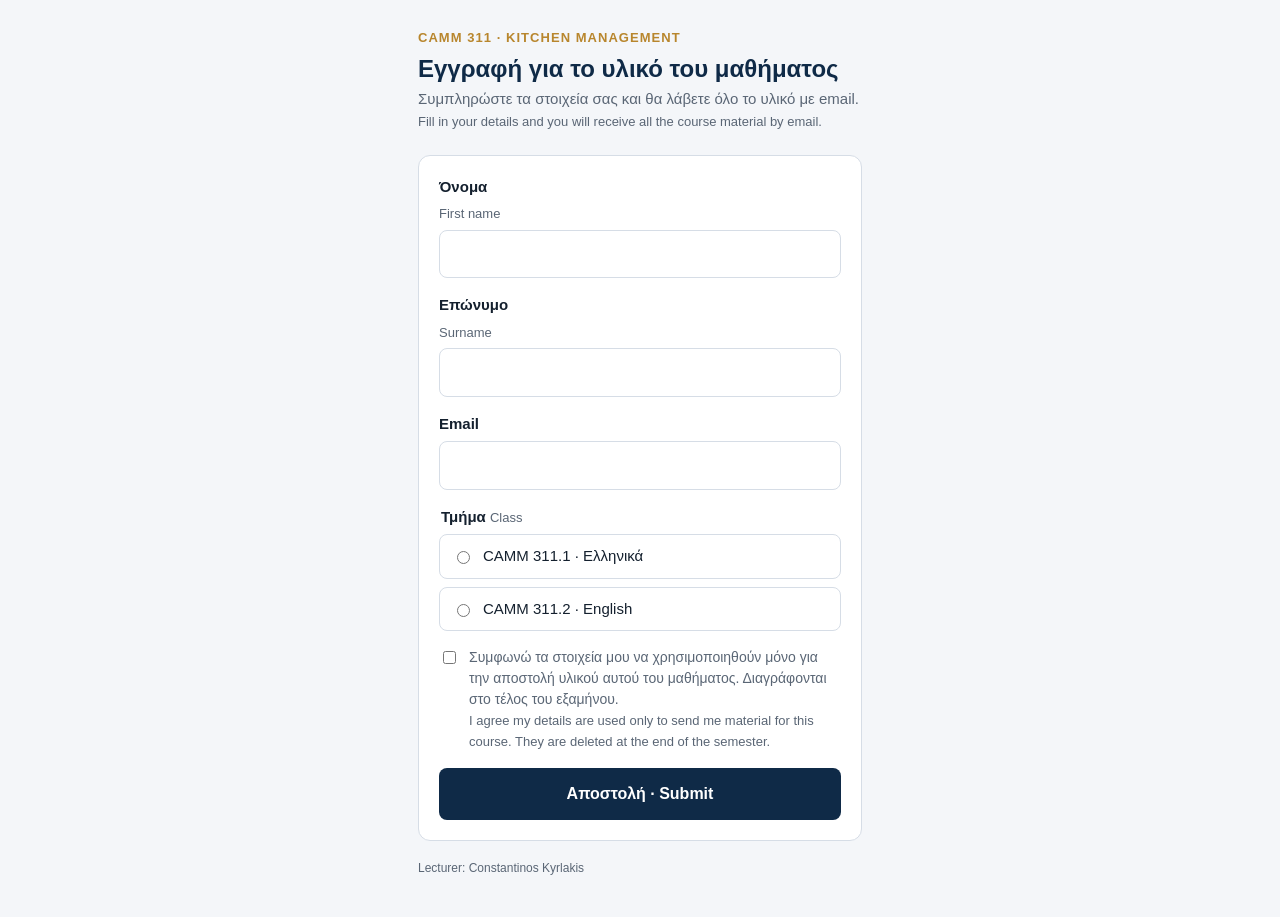
<file: index.html>
<!doctype html>
<html lang="el">
<head>
<meta charset="utf-8">
<meta name="viewport" content="width=device-width, initial-scale=1">
<meta name="robots" content="noindex, nofollow">
<title>CAMM 311 Course Material</title>
<style>
  :root { --bg:#f4f6f9; --card:#ffffff; --ink:#14202e; --muted:#5a6675; --line:#d6dde6; --navy:#0f2a47; --accent:#b8862d; --ok:#1d7a46; --err:#b42318; }
  @media (prefers-color-scheme: dark) { :root { --bg:#0d151f; --card:#152230; --ink:#e8eef5; --muted:#9fb0c2; --line:#2b3c50; --navy:#cfe0f2; --accent:#d9a648; --ok:#4cc38a; --err:#ff8a7a; color-scheme: dark; } }
  * { box-sizing: border-box; }
  body { margin:0; background:var(--bg); color:var(--ink); font: 16px/1.5 "Segoe UI", Roboto, Arial, sans-serif; }
  main { max-width: 480px; margin: 0 auto; padding: 28px 18px 40px; }
  .course { font-size: 13px; letter-spacing: .08em; text-transform: uppercase; color: var(--accent); font-weight: 600; }
  h1 { font-size: 24px; line-height: 1.25; margin: 6px 0 4px; color: var(--navy); }
  .sub { color: var(--muted); margin: 0 0 22px; font-size: 15px; }
  form { background: var(--card); border: 1px solid var(--line); border-radius: 12px; padding: 20px; display: grid; gap: 16px; }
  label { display: grid; gap: 6px; font-weight: 600; font-size: 15px; }
  .en { font-weight: 400; color: var(--muted); font-size: 13px; }
  input[type=text], input[type=email] { font: inherit; padding: 12px; border: 1px solid var(--line); border-radius: 8px; background: transparent; color: var(--ink); width: 100%; }
  input:focus-visible, button:focus-visible { outline: 3px solid var(--accent); outline-offset: 2px; }
  fieldset { border: 0; padding: 0; margin: 0; display: grid; gap: 8px; }
  legend { font-weight: 600; font-size: 15px; margin-bottom: 6px; }
  .opt { display: flex; gap: 10px; align-items: center; font-weight: 400; border: 1px solid var(--line); border-radius: 8px; padding: 10px 12px; }
  .consent { display: flex; gap: 10px; align-items: flex-start; font-weight: 400; font-size: 14px; color: var(--muted); }
  .consent input { margin-top: 4px; }
  button { font: inherit; font-weight: 600; padding: 14px; border: 0; border-radius: 8px; background: var(--navy); color: var(--card); cursor: pointer; }
  button[disabled] { opacity: .6; cursor: wait; }
  .msg { padding: 14px; border-radius: 8px; font-size: 15px; }
  .msg.ok { border: 1px solid var(--ok); color: var(--ok); }
  .msg.err { border: 1px solid var(--err); color: var(--err); }
  footer { color: var(--muted); font-size: 12px; margin-top: 18px; }
</style>
</head>
<body>
<main>
  <div class="course">CAMM 311 · Kitchen Management</div>
  <h1>Εγγραφή για το υλικό του μαθήματος</h1>
  <p class="sub">Συμπληρώστε τα στοιχεία σας και θα λάβετε όλο το υλικό με email.<br><span class="en">Fill in your details and you will receive all the course material by email.</span></p>

  <form id="f" novalidate>
    <label for="first_name">Όνομα <span class="en">First name</span>
      <input id="first_name" name="first_name" type="text" autocomplete="given-name" maxlength="80" required>
    </label>
    <label for="surname">Επώνυμο <span class="en">Surname</span>
      <input id="surname" name="surname" type="text" autocomplete="family-name" maxlength="80" required>
    </label>
    <label for="email">Email
      <input id="email" name="email" type="email" autocomplete="email" maxlength="200" inputmode="email" required>
    </label>
    <fieldset>
      <legend>Τμήμα <span class="en">Class</span></legend>
      <label class="opt" for="s1"><input id="s1" type="radio" name="section" value="CAMM 311.1 (GR)" required> CAMM 311.1 · Ελληνικά</label>
      <label class="opt" for="s2"><input id="s2" type="radio" name="section" value="CAMM 311.2 (EN)"> CAMM 311.2 · English</label>
    </fieldset>
    <label class="consent" for="consent"><input id="consent" type="checkbox" required>
      <span>Συμφωνώ τα στοιχεία μου να χρησιμοποιηθούν μόνο για την αποστολή υλικού αυτού του μαθήματος. Διαγράφονται στο τέλος του εξαμήνου.<br><span class="en">I agree my details are used only to send me material for this course. They are deleted at the end of the semester.</span></span>
    </label>
    <button id="go" type="submit">Αποστολή · Submit</button>
    <div id="out" class="msg" hidden></div>
  </form>
  <footer>Lecturer: Constantinos Kyrlakis</footer>
</main>
<script>
(function () {
  var URL_ = 'https://cgiibcoeezlmehzowidg.supabase.co/rest/v1/cut_camm311_signups';
  var KEY = 'sb_publishable_kpJdz2KQoJU0t8vAYCE_4w_qr4HB0R1';
  var f = document.getElementById('f'), out = document.getElementById('out'), go = document.getElementById('go');
  function show(ok, text) { out.hidden = false; out.className = 'msg ' + (ok ? 'ok' : 'err'); out.textContent = text; }
  f.addEventListener('submit', function (e) {
    e.preventDefault();
    var fn = f.first_name.value.trim(), sn = f.surname.value.trim(), em = f.email.value.trim();
    var sec = (f.querySelector('input[name=section]:checked') || {}).value;
    if (!fn || !sn) return show(false, 'Συμπληρώστε όνομα και επώνυμο. / Please fill in your first name and surname.');
    if (!/^[^@\s]+@[^@\s]+\.[^@\s]+$/.test(em)) return show(false, 'Ελέγξτε το email σας. / Please check your email address.');
    if (!sec) return show(false, 'Επιλέξτε τμήμα. / Please choose your class.');
    if (!document.getElementById('consent').checked) return show(false, 'Χρειάζεται η συγκατάθεσή σας. / Please tick the consent box.');
    go.disabled = true;
    fetch(URL_, { method: 'POST', headers: { 'apikey': KEY, 'Content-Type': 'application/json', 'Prefer': 'return=minimal' },
      body: JSON.stringify({ first_name: fn, surname: sn, email: em, section: sec, consent: true }) })
      .then(function (r) {
        if (!r.ok) throw new Error(r.status);
        f.querySelectorAll('input, button').forEach(function (el) { el.disabled = true; });
        show(true, 'Ευχαριστούμε! Θα λάβετε το υλικό απόψε στο ' + em + '. / Thank you! You will receive the material tonight at ' + em + '.');
      })
      .catch(function () { go.disabled = false; show(false, 'Δεν στάλθηκε. Δοκιμάστε ξανά. / Not sent. Please try again.'); });
  });
})();
</script>
</body>
</html>
</file>
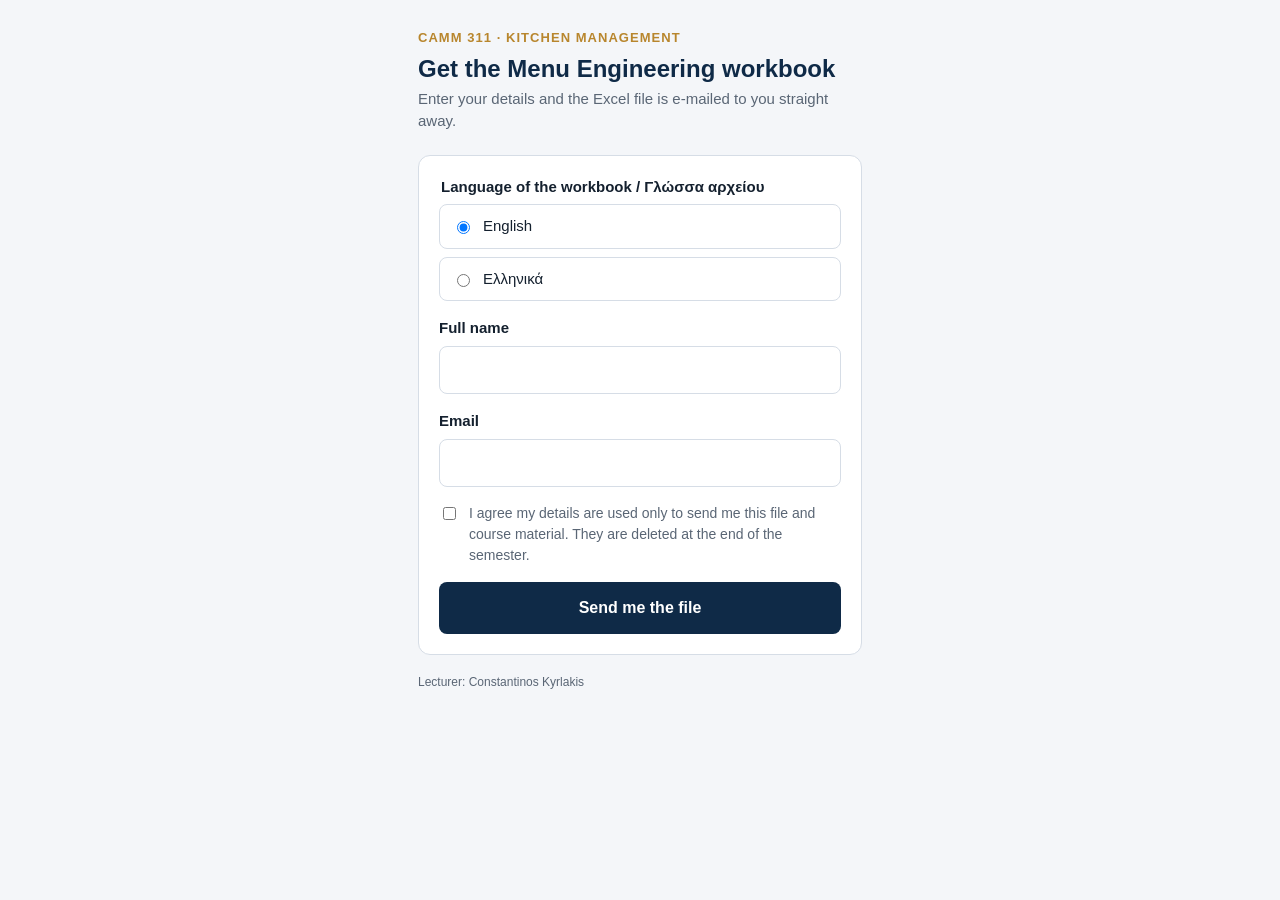
<file: menu/index.html>
<!doctype html>
<html lang="en">
<head>
<meta charset="utf-8">
<meta name="viewport" content="width=device-width, initial-scale=1">
<meta name="robots" content="noindex, nofollow">
<title>Menu Engineering workbook</title>
<style>
  :root { --bg:#f4f6f9; --card:#ffffff; --ink:#14202e; --muted:#5a6675; --line:#d6dde6; --navy:#0f2a47; --accent:#b8862d; --ok:#1d7a46; --err:#b42318; }
  @media (prefers-color-scheme: dark) { :root { --bg:#0d151f; --card:#152230; --ink:#e8eef5; --muted:#9fb0c2; --line:#2b3c50; --navy:#cfe0f2; --accent:#d9a648; --ok:#4cc38a; --err:#ff8a7a; color-scheme: dark; } }
  * { box-sizing: border-box; }
  body { margin:0; background:var(--bg); color:var(--ink); font: 16px/1.5 "Segoe UI", Roboto, Arial, sans-serif; }
  main { max-width: 480px; margin: 0 auto; padding: 28px 18px 40px; }
  .course { font-size: 13px; letter-spacing: .08em; text-transform: uppercase; color: var(--accent); font-weight: 600; }
  h1 { font-size: 24px; line-height: 1.25; margin: 6px 0 4px; color: var(--navy); }
  .sub { color: var(--muted); margin: 0 0 22px; font-size: 15px; }
  form { background: var(--card); border: 1px solid var(--line); border-radius: 12px; padding: 20px; display: grid; gap: 16px; }
  label { display: grid; gap: 6px; font-weight: 600; font-size: 15px; }
  input[type=text], input[type=email] { font: inherit; padding: 12px; border: 1px solid var(--line); border-radius: 8px; background: transparent; color: var(--ink); width: 100%; }
  input:focus-visible, button:focus-visible { outline: 3px solid var(--accent); outline-offset: 2px; }
  fieldset { border: 0; padding: 0; margin: 0; display: grid; gap: 8px; }
  legend { font-weight: 600; font-size: 15px; margin-bottom: 6px; }
  .opt { display: flex; gap: 10px; align-items: center; font-weight: 400; border: 1px solid var(--line); border-radius: 8px; padding: 10px 12px; }
  .consent { display: flex; gap: 10px; align-items: flex-start; font-weight: 400; font-size: 14px; color: var(--muted); }
  .consent input { margin-top: 4px; }
  button { font: inherit; font-weight: 600; padding: 14px; border: 0; border-radius: 8px; background: var(--navy); color: var(--card); cursor: pointer; }
  button[disabled] { opacity: .6; cursor: wait; }
  .msg { padding: 14px; border-radius: 8px; font-size: 15px; }
  .msg.ok { border: 1px solid var(--ok); color: var(--ok); }
  .msg.err { border: 1px solid var(--err); color: var(--err); }
  .hp { position: absolute; left: -9999px; }
  footer { color: var(--muted); font-size: 12px; margin-top: 18px; }
</style>
</head>
<body>
<main>
  <div class="course">CAMM 311 · Kitchen Management</div>
  <h1 id="t">Get the Menu Engineering workbook</h1>
  <p class="sub" id="s">Enter your details and the Excel file is e-mailed to you straight away.</p>
  <form id="f" novalidate>
    <fieldset>
      <legend id="lg">Language of the workbook / Γλώσσα αρχείου</legend>
      <label class="opt" for="l1"><input id="l1" type="radio" name="lang" value="en" checked> English</label>
      <label class="opt" for="l2"><input id="l2" type="radio" name="lang" value="gr"> Ελληνικά</label>
    </fieldset>
    <label for="name"><span id="ln">Full name</span>
      <input id="name" type="text" autocomplete="name" maxlength="120" required>
    </label>
    <label for="email">Email
      <input id="email" type="email" autocomplete="email" maxlength="200" inputmode="email" required>
    </label>
    <input class="hp" type="text" id="website" tabindex="-1" autocomplete="off" aria-hidden="true">
    <label class="consent" for="consent"><input id="consent" type="checkbox" required>
      <span id="lc">I agree my details are used only to send me this file and course material. They are deleted at the end of the semester.</span>
    </label>
    <button id="go" type="submit">Send me the file</button>
    <div id="out" class="msg" hidden></div>
  </form>
  <footer>Lecturer: Constantinos Kyrlakis</footer>
</main>
<script>
(function () {
  var URL_ = 'https://cgiibcoeezlmehzowidg.supabase.co/functions/v1/menu-send';
  var KEY = 'sb_publishable_kpJdz2KQoJU0t8vAYCE_4w_qr4HB0R1';
  var TXT = {
    en: { t: 'Get the Menu Engineering workbook', s: 'Enter your details and the Excel file is e-mailed to you straight away.', ln: 'Full name', lc: 'I agree my details are used only to send me this file and course material. They are deleted at the end of the semester.', go: 'Send me the file',
      eName: 'Please enter your name.', eMail: 'Please check your email address.', eCons: 'Please tick the consent box.', ok: 'Done! The file is on its way to ', eLim: 'This address has already received the file 3 times.', eFail: 'Not sent. Please try again.' },
    gr: { t: 'Λάβε το αρχείο Menu Engineering', s: 'Συμπλήρωσε τα στοιχεία σου και το αρχείο Excel στέλνεται αμέσως στο email σου.', ln: 'Ονοματεπώνυμο', lc: 'Συμφωνώ τα στοιχεία μου να χρησιμοποιηθούν μόνο για την αποστολή αυτού του αρχείου και υλικού του μαθήματος. Διαγράφονται στο τέλος του εξαμήνου.', go: 'Στείλε μου το αρχείο',
      eName: 'Συμπλήρωσε το όνομά σου.', eMail: 'Έλεγξε το email σου.', eCons: 'Χρειάζεται η συγκατάθεσή σου.', ok: 'Έτοιμο! Το αρχείο στάλθηκε στο ', eLim: 'Αυτή η διεύθυνση έχει ήδη λάβει το αρχείο 3 φορές.', eFail: 'Δεν στάλθηκε. Δοκίμασε ξανά.' }
  };
  var f = document.getElementById('f'), out = document.getElementById('out'), go = document.getElementById('go');
  function lang() { return f.querySelector('input[name=lang]:checked').value; }
  function apply() {
    var x = TXT[lang()];
    document.documentElement.lang = lang() === 'gr' ? 'el' : 'en';
    ['t', 's', 'ln', 'lc'].forEach(function (k) { document.getElementById(k).textContent = x[k]; });
    go.textContent = x.go;
  }
  f.querySelectorAll('input[name=lang]').forEach(function (r) { r.addEventListener('change', apply); });
  function show(ok, text) { out.hidden = false; out.className = 'msg ' + (ok ? 'ok' : 'err'); out.textContent = text; }
  f.addEventListener('submit', function (e) {
    e.preventDefault();
    var x = TXT[lang()], nm = f.querySelector('#name').value.trim(), em = f.querySelector('#email').value.trim();
    if (!nm) return show(false, x.eName);
    if (!/^[^@\s]+@[^@\s]+\.[^@\s]+$/.test(em)) return show(false, x.eMail);
    if (!document.getElementById('consent').checked) return show(false, x.eCons);
    go.disabled = true;
    fetch(URL_, { method: 'POST', headers: { 'apikey': KEY, 'Content-Type': 'application/json' },
      body: JSON.stringify({ name: nm, email: em, lang: lang(), consent: true, website: document.getElementById('website').value }) })
      .then(function (r) { return r.json().catch(function () { return {}; }).then(function (j) { return { r: r, j: j }; }); })
      .then(function (o) {
        if (o.r.status === 429 && o.j.error === 'limit') { go.disabled = false; return show(false, x.eLim); }
        if (!o.r.ok) throw new Error(o.r.status);
        f.querySelectorAll('input, button').forEach(function (el) { el.disabled = true; });
        show(true, x.ok + em);
      })
      .catch(function () { go.disabled = false; show(false, x.eFail); });
  });
})();
</script>
</body>
</html>
</file>
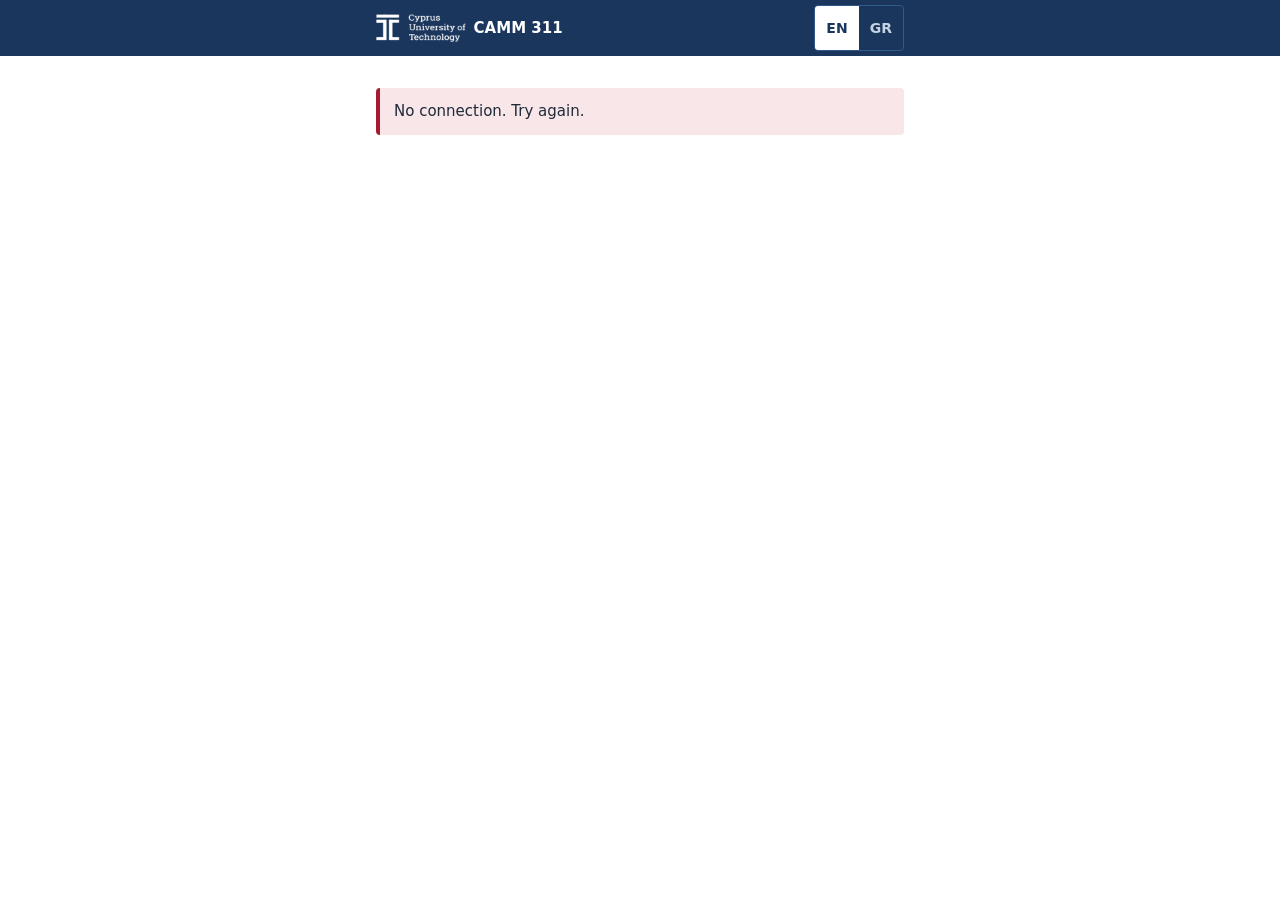
<file: quiz/index.html>
<!doctype html>
<html lang="en">
<head>
<meta charset="utf-8">
<meta name="viewport" content="width=device-width, initial-scale=1, viewport-fit=cover">
<meta name="robots" content="noindex, nofollow">
<meta name="theme-color" content="#1b365d">
<title>CAMM 311 Quiz</title>
<link rel="stylesheet" href="quiz.css">
</head>
<body>
<header class="top"><div class="wrap bar">
  <img src="img/cut_logo_white.png" alt="Cyprus University of Technology" width="90" height="28">
  <span class="grow">CAMM 311</span>
  <div class="lang" role="group" aria-label="Language"><button type="button" data-l="en">EN</button><button type="button" data-l="gr">GR</button></div>
</div></header>
<main id="main" class="wrap" tabindex="-1"></main>
<div id="wm" class="wm" hidden></div>
<noscript>This quiz needs JavaScript. / Το κουίζ χρειάζεται JavaScript.</noscript>
<script src="config.js"></script>
<script src="quiz.js"></script>
</body>
</html>
</file>
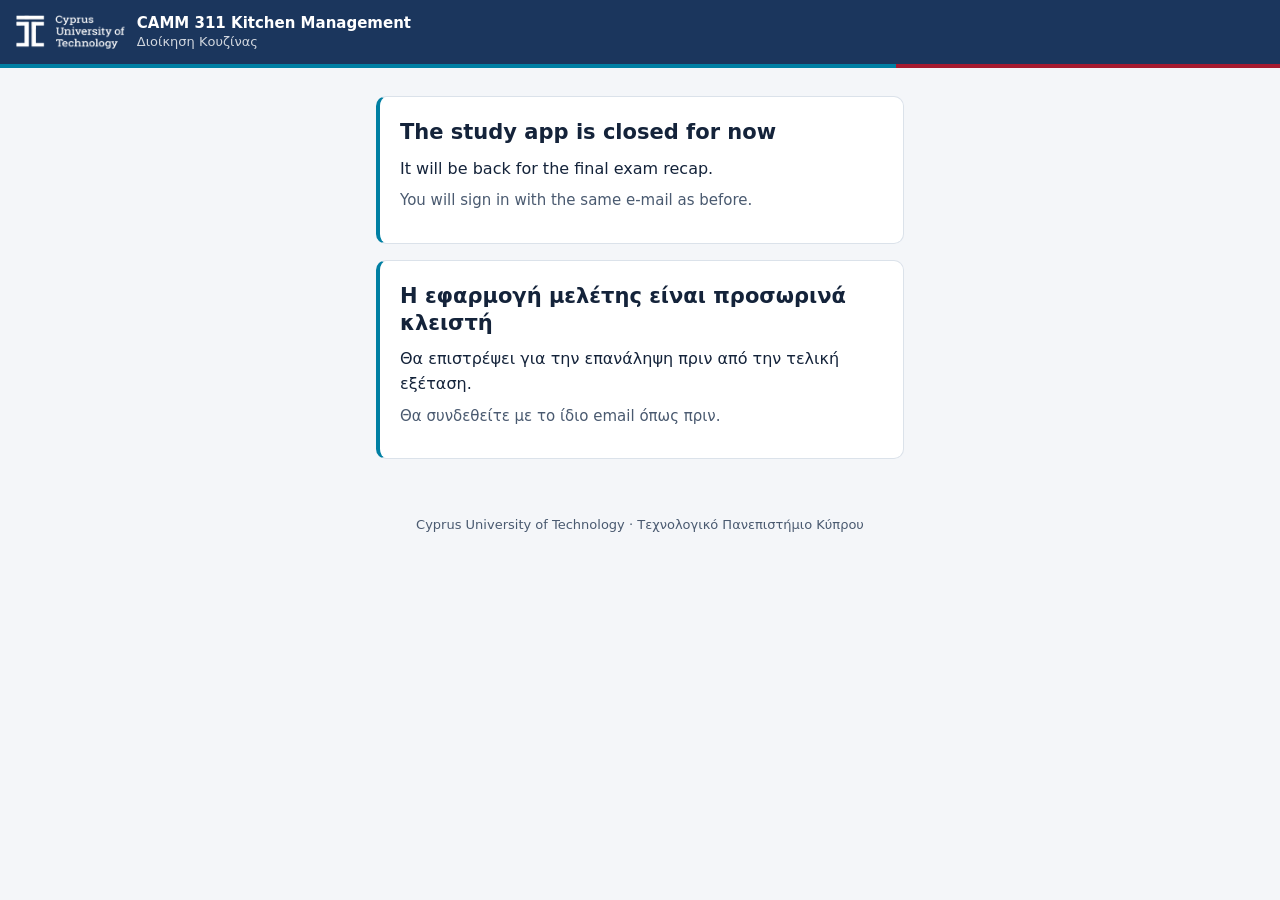
<file: study/index.html>
<!doctype html>
<html lang="en">
<head>
<meta charset="utf-8">
<meta name="viewport" content="width=device-width, initial-scale=1, viewport-fit=cover">
<meta name="robots" content="noindex, nofollow">
<meta name="color-scheme" content="light dark">
<meta name="theme-color" content="#1b365d" media="(prefers-color-scheme: light)">
<meta name="theme-color" content="#091829" media="(prefers-color-scheme: dark)">
<meta name="mobile-web-app-capable" content="yes">
<meta name="apple-mobile-web-app-capable" content="yes">
<meta name="apple-mobile-web-app-title" content="CAMM 311">
<meta name="apple-mobile-web-app-status-bar-style" content="black-translucent">
<title>CAMM 311 Study</title>
<link rel="manifest" href="manifest.webmanifest">
<link rel="icon" type="image/png" href="icons/icon-192.png">
<link rel="apple-touch-icon" href="icons/apple-touch-icon.png">
<style>
  :root {
    --navy: #1b365d; --blue: #007fa3; --red: #a61a2f;
    --bg: #f4f6f9; --card: #ffffff; --text: #14233a; --muted: #4a5a70; --line: #dbe2ea;
  }
  @media (prefers-color-scheme: dark) {
    :root { --bg: #091829; --card: #10233b; --text: #e8eef5; --muted: #a9b8c9; --line: #22395a; }
  }
  * { box-sizing: border-box; }
  html, body { margin: 0; }
  body {
    min-height: 100vh; background: var(--bg); color: var(--text);
    font-family: "Segoe UI", system-ui, -apple-system, Roboto, Arial, sans-serif;
    line-height: 1.55; -webkit-text-size-adjust: 100%;
  }
  .top {
    background: var(--navy); color: #fff;
    padding: calc(14px + env(safe-area-inset-top)) 16px 14px;
    display: flex; align-items: center; gap: 12px;
  }
  .top img { height: 34px; width: auto; display: block; }
  .top .name { font-weight: 600; font-size: 15px; line-height: 1.3; }
  .top .name span { display: block; font-weight: 400; opacity: .8; font-size: 13px; }
  .bar { height: 4px; background: linear-gradient(90deg, var(--blue) 0 70%, var(--red) 70% 100%); }
  main { max-width: 560px; margin: 0 auto; padding: 28px 16px 40px; }
  .card {
    background: var(--card); border: 1px solid var(--line); border-radius: 10px;
    padding: 22px 20px; margin-bottom: 16px;
    border-left: 4px solid var(--blue);
  }
  h1 { font-size: 21px; line-height: 1.3; margin: 0 0 10px; font-weight: 600; }
  p { margin: 0 0 8px; font-size: 16px; }
  .muted { color: var(--muted); font-size: 15px; }
  footer { max-width: 560px; margin: 0 auto; padding: 0 16px 32px; color: var(--muted); font-size: 13px; text-align: center; }
</style>
</head>
<body>
<header class="top">
  <img src="img/cut_logo_white.png" alt="Cyprus University of Technology">
  <div class="name">CAMM 311 Kitchen Management<span>Διοίκηση Κουζίνας</span></div>
</header>
<div class="bar"></div>

<main>
  <section class="card" lang="en">
    <h1>The study app is closed for now</h1>
    <p>It will be back for the final exam recap.</p>
    <p class="muted">You will sign in with the same e-mail as before.</p>
  </section>

  <section class="card" lang="el">
    <h1>Η εφαρμογή μελέτης είναι προσωρινά κλειστή</h1>
    <p>Θα επιστρέψει για την επανάληψη πριν από την τελική εξέταση.</p>
    <p class="muted">Θα συνδεθείτε με το ίδιο email όπως πριν.</p>
  </section>
</main>

<footer>Cyprus University of Technology &middot; Τεχνολογικό Πανεπιστήμιο Κύπρου</footer>

<script>
  if ('serviceWorker' in navigator) {
    window.addEventListener('load', function () {
      navigator.serviceWorker.register('sw.js', { scope: './' }).catch(function () {});
    });
  }
</script>
</body>
</html>
</file>
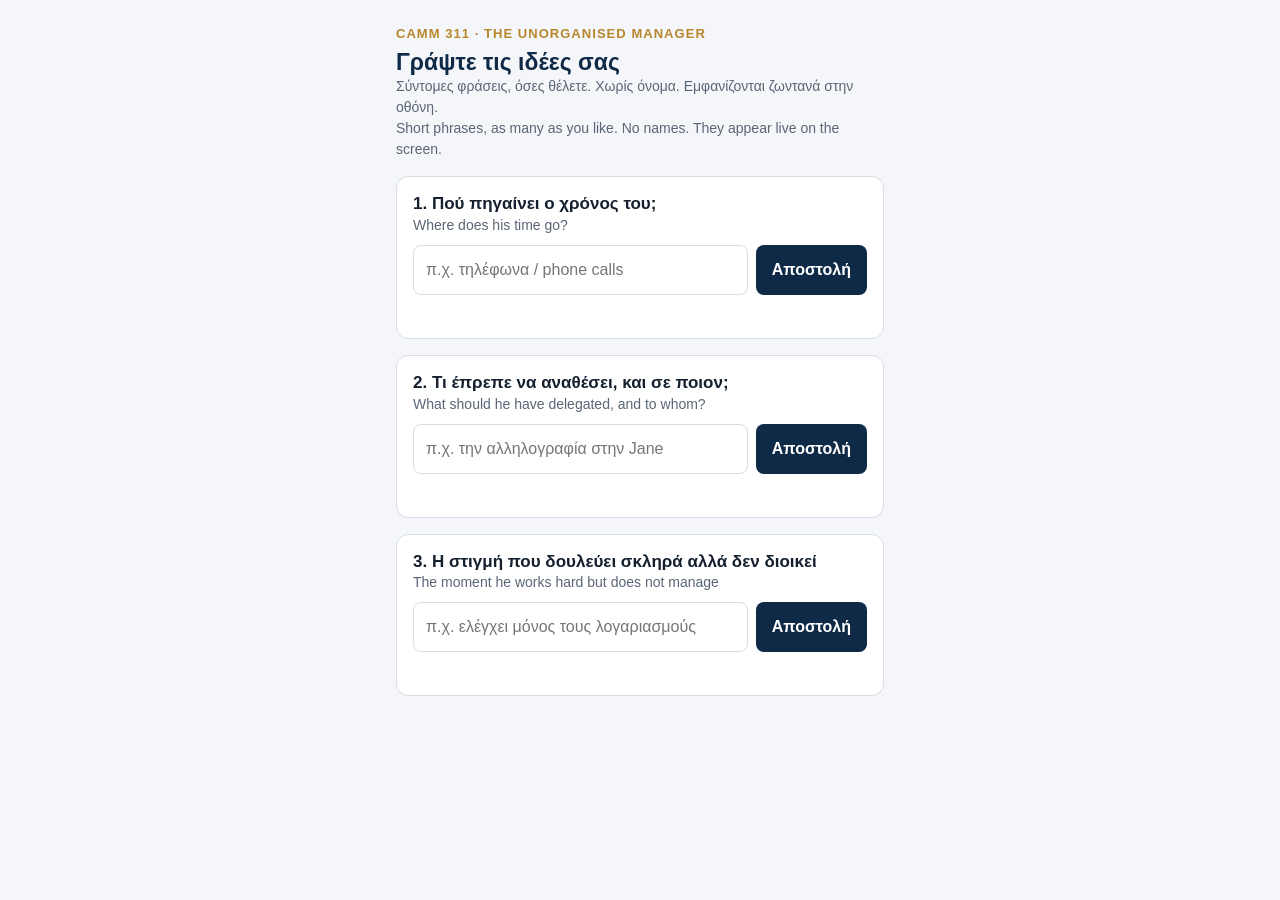
<file: answers.html>
<!doctype html>
<html lang="el">
<head>
<meta charset="utf-8">
<meta name="viewport" content="width=device-width, initial-scale=1">
<meta name="robots" content="noindex, nofollow">
<title>The Unorganised Manager</title>
<style>
  :root { --bg:#f4f6f9; --card:#ffffff; --ink:#14202e; --muted:#5a6675; --line:#d6dde6; --navy:#0f2a47; --accent:#b8862d; --ok:#1d7a46; --err:#b42318; }
  @media (prefers-color-scheme: dark) { :root { --bg:#0d151f; --card:#152230; --ink:#e8eef5; --muted:#9fb0c2; --line:#2b3c50; --navy:#cfe0f2; --accent:#d9a648; --ok:#4cc38a; --err:#ff8a7a; color-scheme: dark; } }
  * { box-sizing: border-box; }
  body { margin:0; background:var(--bg); color:var(--ink); font: 16px/1.5 "Segoe UI", Roboto, Arial, sans-serif; }
  main { max-width: 520px; margin: 0 auto; padding: 24px 16px 40px; display: grid; gap: 16px; }
  .course { font-size: 13px; letter-spacing: .08em; text-transform: uppercase; color: var(--accent); font-weight: 600; }
  h1 { font-size: 23px; line-height: 1.25; margin: 4px 0 0; color: var(--navy); }
  .sub { color: var(--muted); margin: 0; font-size: 14px; }
  .q { background: var(--card); border: 1px solid var(--line); border-radius: 12px; padding: 16px; display: grid; gap: 10px; }
  .q h2 { font-size: 17px; margin: 0; line-height: 1.35; }
  .en { display: block; font-weight: 400; color: var(--muted); font-size: 14px; }
  .row { display: flex; gap: 8px; }
  input { flex: 1; min-width: 0; font: inherit; padding: 12px; border: 1px solid var(--line); border-radius: 8px; background: transparent; color: var(--ink); }
  button { font: inherit; font-weight: 600; padding: 12px 16px; border: 0; border-radius: 8px; background: var(--navy); color: var(--card); cursor: pointer; }
  button[disabled] { opacity: .6; }
  input:focus-visible, button:focus-visible { outline: 3px solid var(--accent); outline-offset: 2px; }
  .note { font-size: 14px; min-height: 1.2em; margin: 0; }
  .note.ok { color: var(--ok); } .note.err { color: var(--err); }
</style>
</head>
<body>
<main>
  <div>
    <div class="course">CAMM 311 · The Unorganised Manager</div>
    <h1>Γράψτε τις ιδέες σας</h1>
    <p class="sub">Σύντομες φράσεις, όσες θέλετε. Χωρίς όνομα. Εμφανίζονται ζωντανά στην οθόνη.<span class="en">Short phrases, as many as you like. No names. They appear live on the screen.</span></p>
  </div>

  <section class="q" data-q="1">
    <h2>1. Πού πηγαίνει ο χρόνος του;<span class="en">Where does his time go?</span></h2>
    <div class="row"><input id="a1" maxlength="60" placeholder="π.χ. τηλέφωνα / phone calls" aria-label="Answer to question 1"><button type="button">Αποστολή</button></div>
    <p class="note" aria-live="polite"></p>
  </section>

  <section class="q" data-q="2">
    <h2>2. Τι έπρεπε να αναθέσει, και σε ποιον;<span class="en">What should he have delegated, and to whom?</span></h2>
    <div class="row"><input id="a2" maxlength="60" placeholder="π.χ. την αλληλογραφία στην Jane" aria-label="Answer to question 2"><button type="button">Αποστολή</button></div>
    <p class="note" aria-live="polite"></p>
  </section>

  <section class="q" data-q="3">
    <h2>3. Η στιγμή που δουλεύει σκληρά αλλά δεν διοικεί<span class="en">The moment he works hard but does not manage</span></h2>
    <div class="row"><input id="a3" maxlength="60" placeholder="π.χ. ελέγχει μόνος τους λογαριασμούς" aria-label="Answer to question 3"><button type="button">Αποστολή</button></div>
    <p class="note" aria-live="polite"></p>
  </section>
</main>
<script>
(function () {
  var URL_ = 'https://cgiibcoeezlmehzowidg.supabase.co/rest/v1/cut_camm311_answers';
  var KEY = 'sb_publishable_kpJdz2KQoJU0t8vAYCE_4w_qr4HB0R1';
  var SESSION = 'L06-2026-10-21';
  var last = 0;
  document.querySelectorAll('.q').forEach(function (sec) {
    var q = Number(sec.dataset.q), input = sec.querySelector('input'), btn = sec.querySelector('button'), note = sec.querySelector('.note');
    function say(ok, t) { note.className = 'note ' + (ok ? 'ok' : 'err'); note.textContent = t; }
    function send() {
      var txt = input.value.replace(/\s+/g, ' ').trim();
      if (!txt) return say(false, 'Γράψτε κάτι πρώτα. / Type something first.');
      if (Date.now() - last < 1500) return say(false, 'Λίγο πιο αργά. / A bit slower, please.');
      last = Date.now(); btn.disabled = true;
      fetch(URL_, { method: 'POST', headers: { 'apikey': KEY, 'Content-Type': 'application/json', 'Prefer': 'return=minimal' },
        body: JSON.stringify({ session: SESSION, q: q, txt: txt.slice(0, 60) }) })
        .then(function (r) { if (!r.ok) throw new Error(r.status); input.value = ''; say(true, 'Στάλθηκε. Γράψτε κι άλλο. / Sent. Add another.'); })
        .catch(function () { say(false, 'Δεν στάλθηκε. Δοκιμάστε ξανά. / Not sent. Try again.'); })
        .finally(function () { btn.disabled = false; input.focus(); });
    }
    btn.addEventListener('click', send);
    input.addEventListener('keydown', function (e) { if (e.key === 'Enter') { e.preventDefault(); send(); } });
  });
})();
</script>
</body>
</html>
</file>
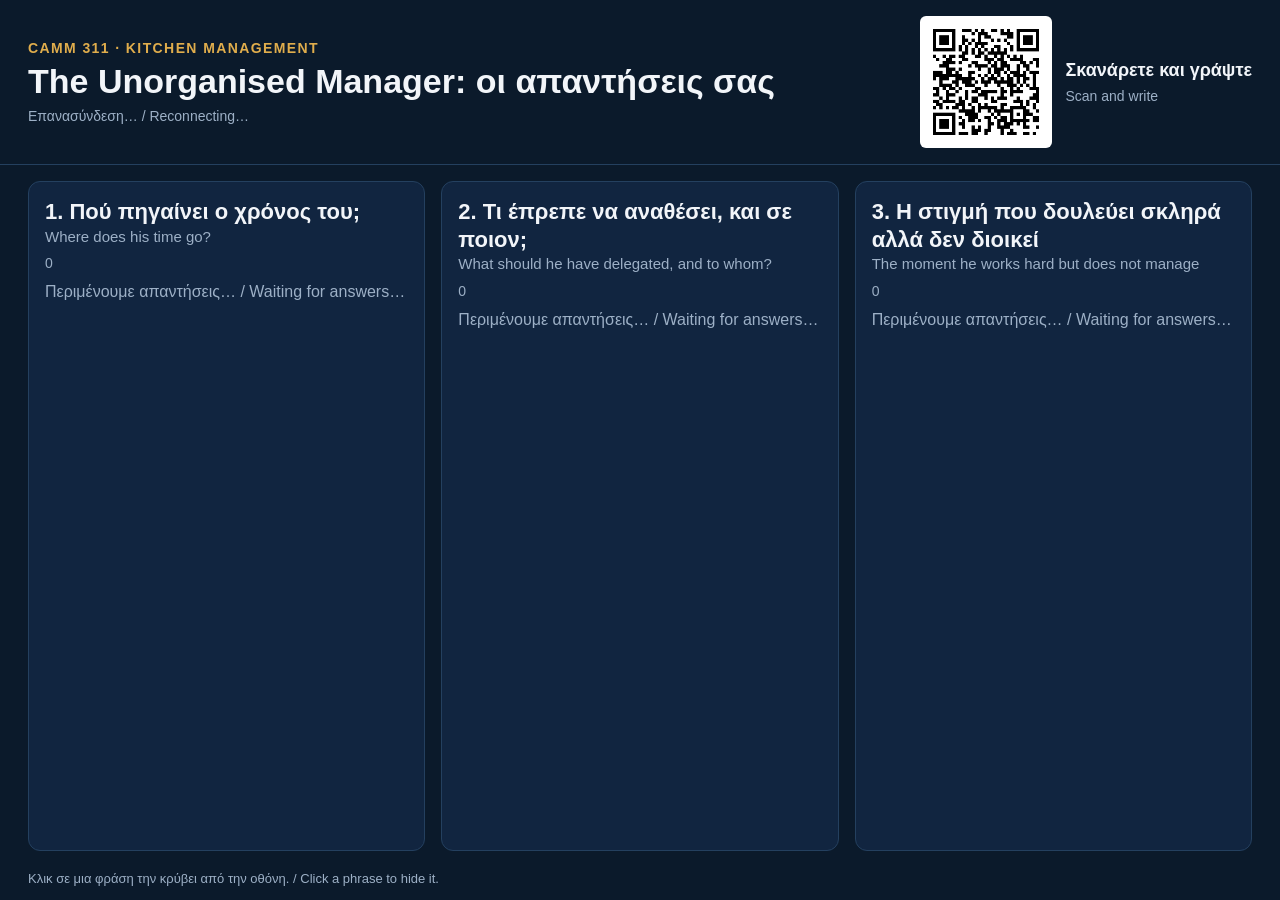
<file: board.html>
<!doctype html>
<html lang="el">
<head>
<meta charset="utf-8">
<meta name="viewport" content="width=device-width, initial-scale=1">
<meta name="robots" content="noindex, nofollow">
<title>Unorganised Manager Board</title>
<style>
  :root { --bg:#0b1a2b; --panel:#112540; --ink:#f2f5f9; --muted:#9db0c6; --line:#24405f; --gold:#e0ad4c; --c1:#8fd3ff; --c2:#9be3b5; --c3:#ffc59a; }
  * { box-sizing: border-box; }
  html, body { height: 100%; }
  body { margin:0; background:var(--bg); color:var(--ink); font: 18px/1.3 "Segoe UI", Roboto, Arial, sans-serif; display: flex; flex-direction: column; }
  header { display: flex; align-items: center; gap: 24px; padding: 16px 28px; border-bottom: 1px solid var(--line); }
  header .t { flex: 1; min-width: 0; }
  .eyebrow { color: var(--gold); text-transform: uppercase; letter-spacing: .1em; font-size: 14px; font-weight: 600; }
  h1 { margin: 2px 0 0; font-size: 34px; }
  .status { color: var(--muted); font-size: 14px; margin-top: 4px; }
  .qr { display: flex; align-items: center; gap: 14px; }
  .qr img { width: 132px; height: 132px; background: #fff; border-radius: 6px; }
  .qr .u { color: var(--muted); font-size: 14px; max-width: 220px; overflow-wrap: anywhere; }
  .qr .u b { color: var(--ink); display: block; font-size: 18px; margin-bottom: 4px; }
  main { flex: 1; display: grid; grid-template-columns: repeat(3, minmax(0, 1fr)); gap: 16px; padding: 16px 28px 20px; min-height: 0; }
  .col { background: var(--panel); border: 1px solid var(--line); border-radius: 12px; padding: 16px; display: flex; flex-direction: column; min-height: 0; }
  .col h2 { margin: 0; font-size: 22px; line-height: 1.25; }
  .col .en { display: block; color: var(--muted); font-size: 15px; font-weight: 400; margin-top: 2px; }
  .count { color: var(--muted); font-size: 14px; margin: 8px 0 10px; font-variant-numeric: tabular-nums; }
  .cloud { flex: 1; overflow: auto; display: flex; flex-wrap: wrap; align-content: flex-start; gap: 6px 14px; }
  .w { cursor: pointer; line-height: 1.15; border-radius: 6px; padding: 2px 4px; transition: background .3s; }
  .w:hover { background: rgba(255,255,255,.08); text-decoration: line-through; }
  .w.new { background: rgba(224,173,76,.25); }
  .w sup { font-size: .45em; color: var(--muted); margin-left: 2px; }
  .q1 .w { color: var(--c1); } .q2 .w { color: var(--c2); } .q3 .w { color: var(--c3); }
  .empty { color: var(--muted); font-size: 16px; }
  footer { padding: 0 28px 12px; color: var(--muted); font-size: 13px; display: flex; gap: 16px; }
  footer button { font: inherit; color: var(--muted); background: none; border: 1px solid var(--line); border-radius: 6px; padding: 2px 10px; cursor: pointer; }
  @media (max-width: 900px) { html, body { height: auto; } body { display: block; } main { grid-template-columns: 1fr; } .cloud { overflow: visible; } header { flex-wrap: wrap; } }
  @media (prefers-reduced-motion: reduce) { .w { transition: none; } }
</style>
</head>
<body>
<header>
  <div class="t">
    <div class="eyebrow">CAMM 311 · Kitchen Management</div>
    <h1>The Unorganised Manager: οι απαντήσεις σας</h1>
    <div class="status" id="status">Σύνδεση… / Connecting…</div>
  </div>
  <div class="qr"><img src="qr-answers.png" alt="QR code to the answer page"><div class="u"><b>Σκανάρετε και γράψτε</b>Scan and write</div></div>
</header>
<main>
  <section class="col q1"><h2>1. Πού πηγαίνει ο χρόνος του;<span class="en">Where does his time go?</span></h2><div class="count" id="n1">0</div><div class="cloud" id="c1"><span class="empty">Περιμένουμε απαντήσεις… / Waiting for answers…</span></div></section>
  <section class="col q2"><h2>2. Τι έπρεπε να αναθέσει, και σε ποιον;<span class="en">What should he have delegated, and to whom?</span></h2><div class="count" id="n2">0</div><div class="cloud" id="c2"><span class="empty">Περιμένουμε απαντήσεις… / Waiting for answers…</span></div></section>
  <section class="col q3"><h2>3. Η στιγμή που δουλεύει σκληρά αλλά δεν διοικεί<span class="en">The moment he works hard but does not manage</span></h2><div class="count" id="n3">0</div><div class="cloud" id="c3"><span class="empty">Περιμένουμε απαντήσεις… / Waiting for answers…</span></div></section>
</main>
<footer><span>Κλικ σε μια φράση την κρύβει από την οθόνη. / Click a phrase to hide it.</span><button type="button" id="unhide" hidden>Show hidden</button></footer>
<script>
(function () {
  var params = new URLSearchParams(location.search);
  var SESSION = params.get('s') || 'L06-2026-10-21';
  var URL_ = 'https://cgiibcoeezlmehzowidg.supabase.co/rest/v1/cut_camm311_answers?select=id,q,txt,created_at&session=eq.' + encodeURIComponent(SESSION) + '&order=created_at.asc&limit=2000';
  var KEY = 'sb_publishable_kpJdz2KQoJU0t8vAYCE_4w_qr4HB0R1';
  var HKEY = 'hidden:' + SESSION, hidden = {};
  try { hidden = JSON.parse(localStorage.getItem(HKEY) || '{}'); } catch (e) { hidden = {}; }
  var seen = {}, first = true;
  function norm(s) { return s.toLowerCase().normalize('NFD').replace(/[̀-ͯ]/g, '').replace(/[^\p{L}\p{N}\s]/gu, ' ').replace(/\s+/g, '').trim(); }
  function saveHidden() { try { localStorage.setItem(HKEY, JSON.stringify(hidden)); } catch (e) {} var n = Object.keys(hidden).length; var b = document.getElementById('unhide'); b.hidden = !n; b.textContent = 'Show hidden (' + n + ')'; }
  document.getElementById('unhide').addEventListener('click', function () { hidden = {}; saveHidden(); render(lastRows); });
  var lastRows = [];
  function render(rows) {
    lastRows = rows;
    [1, 2, 3].forEach(function (q) {
      var groups = {}, order = [], total = 0;
      rows.forEach(function (r) {
        if (r.q !== q) return; total++;
        var k = norm(r.txt); if (!k || hidden[q + '|' + k]) return;
        if (!groups[k]) { groups[k] = { text: r.txt.trim(), n: 0, ids: [] }; order.push(k); }
        groups[k].n++; groups[k].ids.push(r.id);
      });
      var max = 1; order.forEach(function (k) { if (groups[k].n > max) max = groups[k].n; });
      var cloud = document.getElementById('c' + q);
      document.getElementById('n' + q).textContent = total + (total === 1 ? ' απάντηση / answer' : ' απαντήσεις / answers');
      cloud.textContent = '';
      if (!order.length) { var e = document.createElement('span'); e.className = 'empty'; e.textContent = 'Περιμένουμε απαντήσεις… / Waiting for answers…'; cloud.appendChild(e); return; }
      order.sort(function (a, b) { return groups[b].n - groups[a].n; });
      order.forEach(function (k) {
        var g = groups[k], el = document.createElement('span');
        el.className = 'w';
        el.style.fontSize = Math.round(20 + 34 * Math.sqrt((g.n - 1) / Math.max(1, max - 1))) + 'px';
        el.textContent = g.text;
        if (g.n > 1) { var s = document.createElement('sup'); s.textContent = '×' + g.n; el.appendChild(s); }
        var isNew = !first && g.ids.some(function (id) { return !seen[id]; });
        if (isNew) { el.classList.add('new'); setTimeout(function () { el.classList.remove('new'); }, 2500); }
        el.title = 'Click to hide';
        el.addEventListener('click', function () { hidden[q + '|' + k] = 1; saveHidden(); render(lastRows); });
        cloud.appendChild(el);
      });
    });
    rows.forEach(function (r) { seen[r.id] = 1; });
    first = false;
  }
  function tick() {
    fetch(URL_, { headers: { 'apikey': KEY } })
      .then(function (r) { if (!r.ok) throw new Error(r.status); return r.json(); })
      .then(function (rows) { render(rows); document.getElementById('status').textContent = 'Ζωντανά · Live · ' + new Date().toLocaleTimeString('en-GB'); })
      .catch(function () { document.getElementById('status').textContent = 'Επανασύνδεση… / Reconnecting…'; })
      .finally(function () { setTimeout(tick, 3000); });
  }
  saveHidden(); tick();
})();
</script>
</body>
</html>
</file>
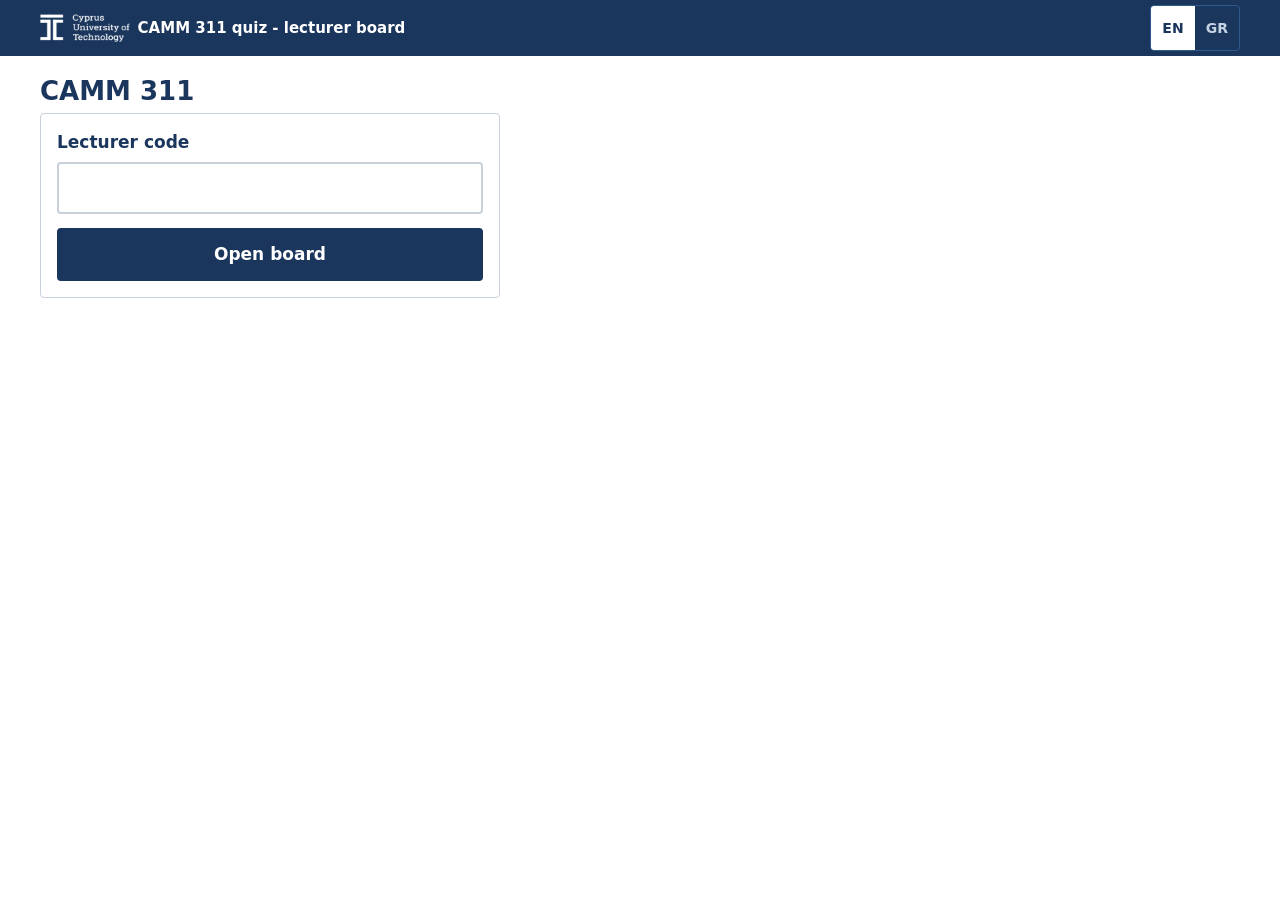
<file: quiz/board.html>
<!doctype html>
<html lang="en">
<head>
<meta charset="utf-8">
<meta name="viewport" content="width=device-width, initial-scale=1">
<meta name="robots" content="noindex, nofollow">
<title>CAMM 311 Quiz - lecturer board</title>
<link rel="stylesheet" href="quiz.css">
</head>
<body>
<header class="top"><div class="bwrap bar">
  <img src="img/cut_logo_white.png" alt="Cyprus University of Technology" width="90" height="28">
  <span class="grow">CAMM 311 quiz - lecturer board</span>
  <div class="lang" role="group" aria-label="Language"><button type="button" data-l="en">EN</button><button type="button" data-l="gr">GR</button></div>
</div></header>
<main id="main" class="bwrap"></main>
<script src="config.js"></script>
<script src="board.js"></script>
</body>
</html>
</file>
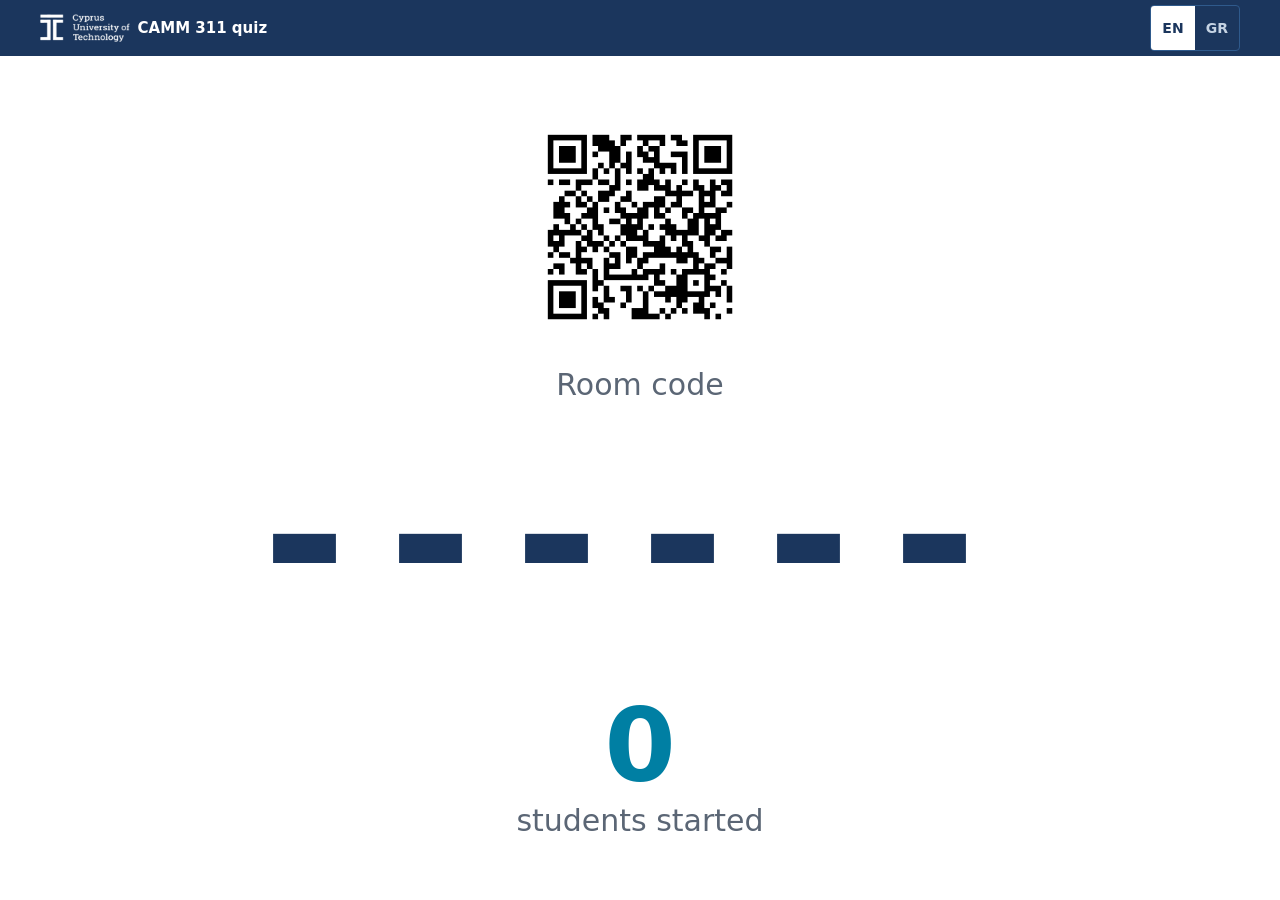
<file: quiz/projector.html>
<!doctype html>
<html lang="en">
<head>
<meta charset="utf-8">
<meta name="viewport" content="width=device-width, initial-scale=1">
<meta name="robots" content="noindex, nofollow">
<title>CAMM 311 Quiz - projector</title>
<link rel="stylesheet" href="quiz.css">
<style>
  .proj { text-align: center; padding: 6vh 16px; }
  .proj .lab { color: var(--muted); font-size: clamp(18px, 2.6vw, 30px); }
  .proj .code { font-size: clamp(56px, 16vw, 220px); font-weight: 600; letter-spacing: .2em; color: var(--head); line-height: 1.1; margin: 2vh 0 5vh; font-variant-numeric: tabular-nums; }
  .proj .qr { width: min(26vh, 40vw); height: auto; background: #fff; padding: 8px; border-radius: 6px; margin: 0 auto 2vh; display: block; }
  .proj .count { font-size: clamp(40px, 8vw, 110px); font-weight: 600; color: var(--blue); line-height: 1; }
</style>
</head>
<body>
<header class="top"><div class="bwrap bar">
  <img src="img/cut_logo_white.png" alt="Cyprus University of Technology" width="90" height="28">
  <span class="grow">CAMM 311 quiz</span>
  <div class="lang" role="group" aria-label="Language"><button type="button" data-l="en">EN</button><button type="button" data-l="gr">GR</button></div>
</div></header>
<main id="main" class="bwrap proj">
  <img class="qr" id="qr" src="img/qr-quiz.png" alt="QR code to open the quiz">
  <div class="lab" id="l1"></div>
  <div class="code" id="code">------</div>
  <div class="count" id="count">0</div>
  <div class="lab" id="l2"></div>
</main>
<script src="config.js"></script>
<script src="projector.js"></script>
</body>
</html>
</file>
<file: quiz/quiz.css>
/* CAMM 311 in-class quiz - CUT classic palette, same feel as the study app. */
:root {
  --bg: #ffffff; --surface: #ffffff; --bar: #1b365d; --ink: #1e2a38; --muted: #5b6675; --hair: #c8d0da;
  --tint: #eef3f7; --head: #1b365d; --blue: #007fa3; --lblue: #8fd3ea; --red: #a61a2f; --amber: #b86e00;
  --err-bg: #f8e6e9; --amber-bg: #fdf0d9; --ok-bg: #e3f3f8; --r: 4px;
  --font: "Segoe UI", system-ui, -apple-system, Roboto, "Noto Sans", Arial, sans-serif;
}
*, *::before, *::after { box-sizing: border-box; }
html { -webkit-text-size-adjust: 100%; }
body { margin: 0; min-height: 100dvh; display: flex; flex-direction: column; background: var(--bg); color: var(--ink);
  font: 17px/1.5 var(--font); -webkit-tap-highlight-color: transparent; -webkit-user-select: none; user-select: none; }
input { -webkit-user-select: text; user-select: text; }
[hidden] { display: none !important; }
button, input { font: inherit; }
button { touch-action: manipulation; }
:focus-visible { outline: 3px solid var(--blue); outline-offset: 2px; }
.wrap { width: 100%; max-width: 560px; margin: 0 auto; padding: 0 max(16px, env(safe-area-inset-left)); }
.top { background: var(--bar); color: #fff; padding-top: env(safe-area-inset-top); }
.bar { display: flex; align-items: center; gap: 8px; min-height: 56px; }
.bar img { height: 28px; width: auto; display: block; }
.bar .grow { flex: 1; font-weight: 600; font-size: 15px; }
.lang { display: flex; border: 1px solid #2f5a8c; border-radius: var(--r); overflow: hidden; }
.lang button { min-width: 44px; height: 44px; padding: 0 8px; border: 0; background: transparent; color: #c5d3e3; font-weight: 600; font-size: 14px; cursor: pointer; }
.lang button[aria-pressed="true"] { background: #fff; color: #1b365d; }
main { flex: 1; }
.page { padding-top: 20px; padding-bottom: 28px; }
h1 { margin: 0 0 6px; color: var(--head); font-weight: 600; font-size: 26px; line-height: 1.2; }
.lead { color: var(--muted); margin: 0 0 16px; }
.panel { border: 1px solid var(--hair); border-radius: var(--r); padding: 16px; }
.band { background: var(--tint); border-radius: var(--r); padding: 12px 14px; font-size: 15px; margin-top: 12px; }
.band.err { border-left: 4px solid var(--red); background: var(--err-bg); }
.band.ok { border-left: 4px solid var(--blue); background: var(--ok-bg); }
.field { display: grid; gap: 6px; margin-bottom: 14px; }
.field label { font-weight: 600; color: var(--head); }
.field input { width: 100%; min-height: 52px; padding: 10px 12px; border: 2px solid var(--hair); border-radius: var(--r); background: #fff; color: var(--ink); }
.field input:focus { border-color: var(--blue); outline: none; }
.field input.code { text-transform: uppercase; letter-spacing: .25em; font-weight: 600; font-size: 22px; }
.btn { display: inline-flex; align-items: center; justify-content: center; min-height: 52px; padding: 12px 18px; border: 2px solid transparent;
  border-radius: var(--r); background: var(--head); color: #fff; font-weight: 600; cursor: pointer; }
.btn.block { width: 100%; }
.btn.ghost { background: transparent; color: var(--head); border-color: var(--head); }
.btn.small { min-height: 40px; padding: 6px 12px; font-size: 14px; }
.btn:disabled { opacity: .45; cursor: default; }

/* quiz screen */
.qmeta { display: flex; justify-content: space-between; align-items: baseline; color: var(--muted); font-size: 15px; margin-bottom: 8px; }
.timer { font-weight: 600; font-size: 22px; color: var(--head); font-variant-numeric: tabular-nums; }
.timer.low { color: var(--red); }
.track { height: 8px; background: var(--tint); border-radius: 0; margin-bottom: 18px; }
.track i { display: block; height: 100%; width: 100%; background: var(--blue); transform-origin: left; }
.track.low i { background: var(--red); }
.stem { font-size: 20px; font-weight: 600; color: var(--head); line-height: 1.35; margin: 0 0 16px; }
.opts { display: grid; gap: 10px; margin: 0; padding: 0; list-style: none; }
.opt { display: flex; gap: 12px; align-items: flex-start; width: 100%; text-align: left; min-height: 56px; padding: 12px 14px;
  border: 2px solid var(--hair); border-radius: var(--r); background: #fff; color: var(--ink); cursor: pointer; }
.opt b { flex: none; width: 28px; height: 28px; display: grid; place-items: center; background: var(--tint); color: var(--head); font-size: 14px; }
.opt:active { border-color: var(--blue); }
.opt.sel { border-color: var(--blue); background: var(--ok-bg); }
.opt:disabled { opacity: .6; }
.locked { border-left: 4px solid var(--red); background: var(--err-bg); padding: 16px; border-radius: var(--r); }
.locked h1 { color: var(--red); font-size: 22px; }

/* calculator, full screen over the question; stays under the watermark */
.calc-open { margin: -4px 0 14px; }
.calc { position: fixed; inset: 0; z-index: 4; overflow-y: auto; background: var(--bg); }
.calc-in { max-width: 560px; margin: 0 auto; min-height: 100%; display: flex; flex-direction: column; gap: 10px;
  padding: calc(10px + env(safe-area-inset-top)) 16px calc(12px + env(safe-area-inset-bottom)); }
.calc-in .qmeta { margin: 0; }
.calc-stem { margin: 0; background: var(--tint); border-radius: var(--r); padding: 10px 12px; font-size: 15px; line-height: 1.4; }
.calc-screen { display: block; min-height: 58px; padding: 10px 12px; border: 2px solid var(--head); border-radius: var(--r);
  text-align: right; font-size: 28px; font-weight: 600; font-variant-numeric: tabular-nums; overflow-wrap: anywhere; }
.calc-keys { flex: 1; display: grid; grid-template-columns: repeat(4, 1fr); grid-auto-rows: minmax(48px, 1fr); gap: 8px; }
.calc-key { border: 2px solid var(--hair); border-radius: var(--r); background: #fff; color: var(--ink); font-size: 22px; font-weight: 600; cursor: pointer; }
.calc-key.fn { background: var(--tint); color: var(--head); }
.calc-key.eq { background: var(--blue); border-color: var(--blue); color: #fff; }
.calc-key.wide { grid-column: span 2; }
.calc-key:active { border-color: var(--head); }

/* watermark with the student's name */
.wm { position: fixed; inset: 0; z-index: 5; pointer-events: none; opacity: .09; background-repeat: repeat; }

/* lecturer board */
.bwrap { width: 100%; max-width: 1240px; margin: 0 auto; padding: 0 20px; }
.room { display: flex; align-items: center; gap: 24px; flex-wrap: wrap; margin: 20px 0; }
.room .big { font-size: 64px; font-weight: 600; letter-spacing: .2em; color: var(--head); line-height: 1; font-variant-numeric: tabular-nums; }
.room .lab { color: var(--muted); font-size: 14px; }
.legend { display: flex; gap: 16px; flex-wrap: wrap; font-size: 14px; color: var(--muted); margin-bottom: 10px; }
.legend span::before { content: ""; display: inline-block; width: 12px; height: 12px; margin-right: 6px; vertical-align: -1px; background: var(--hair); }
.legend .r::before { background: var(--red); } .legend .a::before { background: var(--amber); } .legend .g::before { background: var(--blue); }
table.board { width: 100%; border-collapse: collapse; font-size: 16px; }
.board th { text-align: left; color: var(--muted); font-weight: 600; font-size: 13px; padding: 6px 10px; border-bottom: 2px solid var(--head); }
.board td { padding: 9px 10px; border-bottom: 1px solid var(--hair); vertical-align: middle; }
.board td.num, .board th.num { text-align: right; font-variant-numeric: tabular-nums; }
.board tr.red td { background: var(--err-bg); }
.board tr.red td:first-child { border-left: 6px solid var(--red); }
.board tr.amber td { background: var(--amber-bg); }
.board tr.amber td:first-child { border-left: 6px solid var(--amber); }
.tag { display: inline-block; padding: 1px 8px; font-size: 13px; font-weight: 600; color: #fff; }
.tag.r { background: var(--red); } .tag.a { background: var(--amber); } .tag.g { background: var(--blue); }
.prog { display: inline-block; width: 90px; height: 8px; background: var(--tint); vertical-align: middle; margin-right: 6px; }
.prog i { display: block; height: 100%; background: var(--blue); }
.foot { border-top: 1px solid var(--hair); padding: 14px 0 20px; color: var(--muted); font-size: 13px; }
</file>
